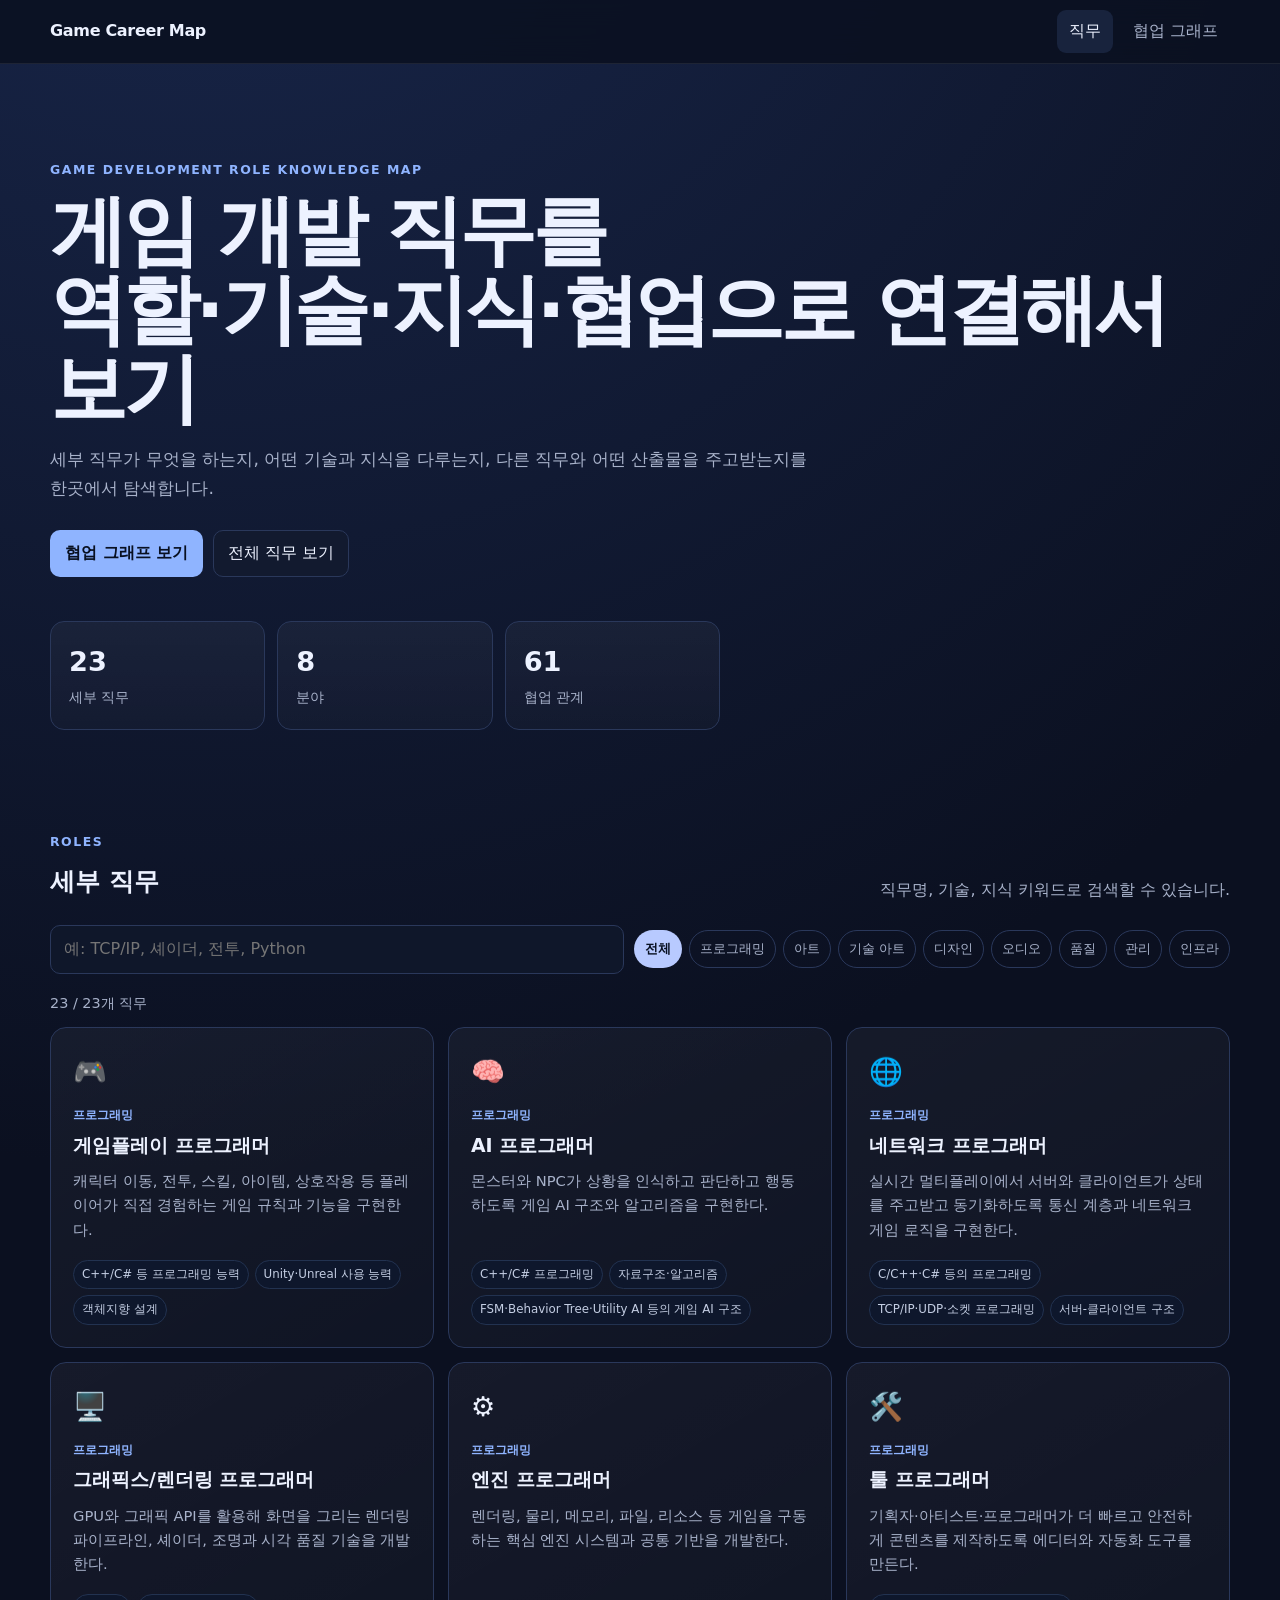
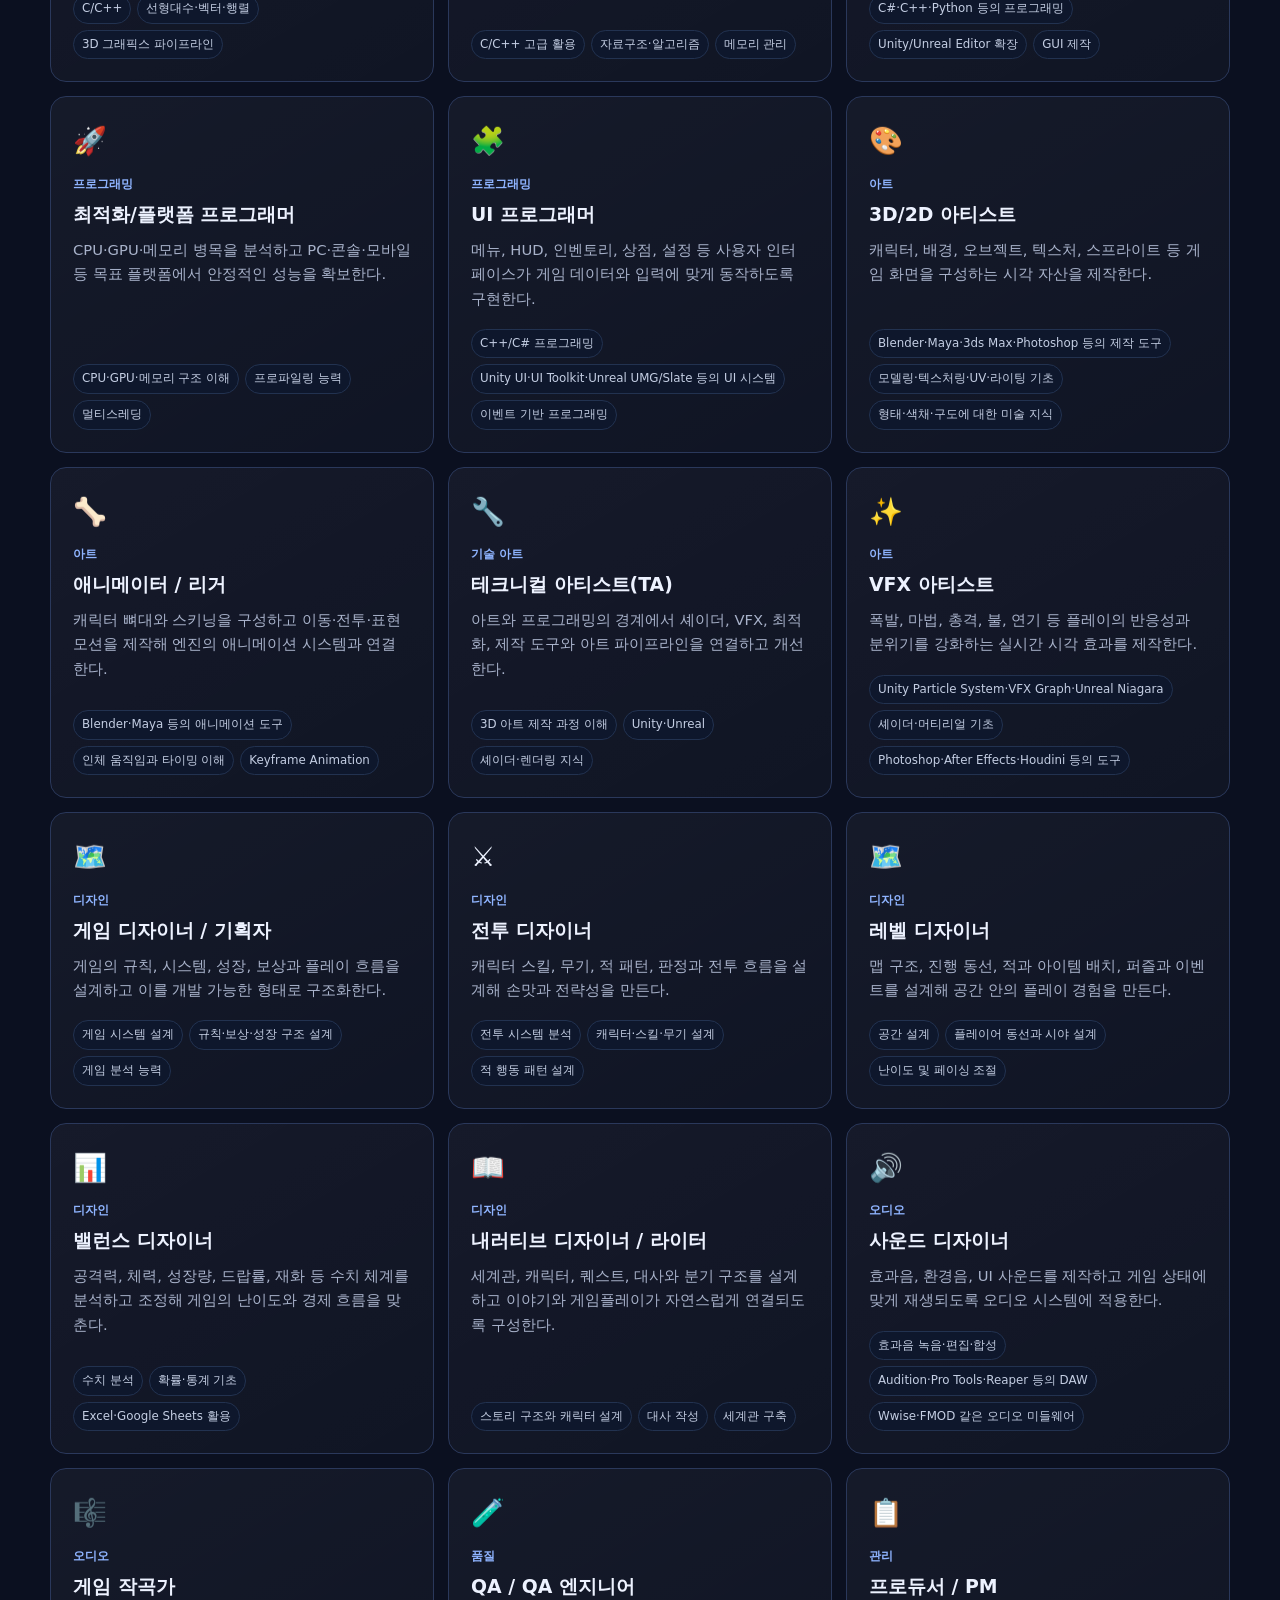
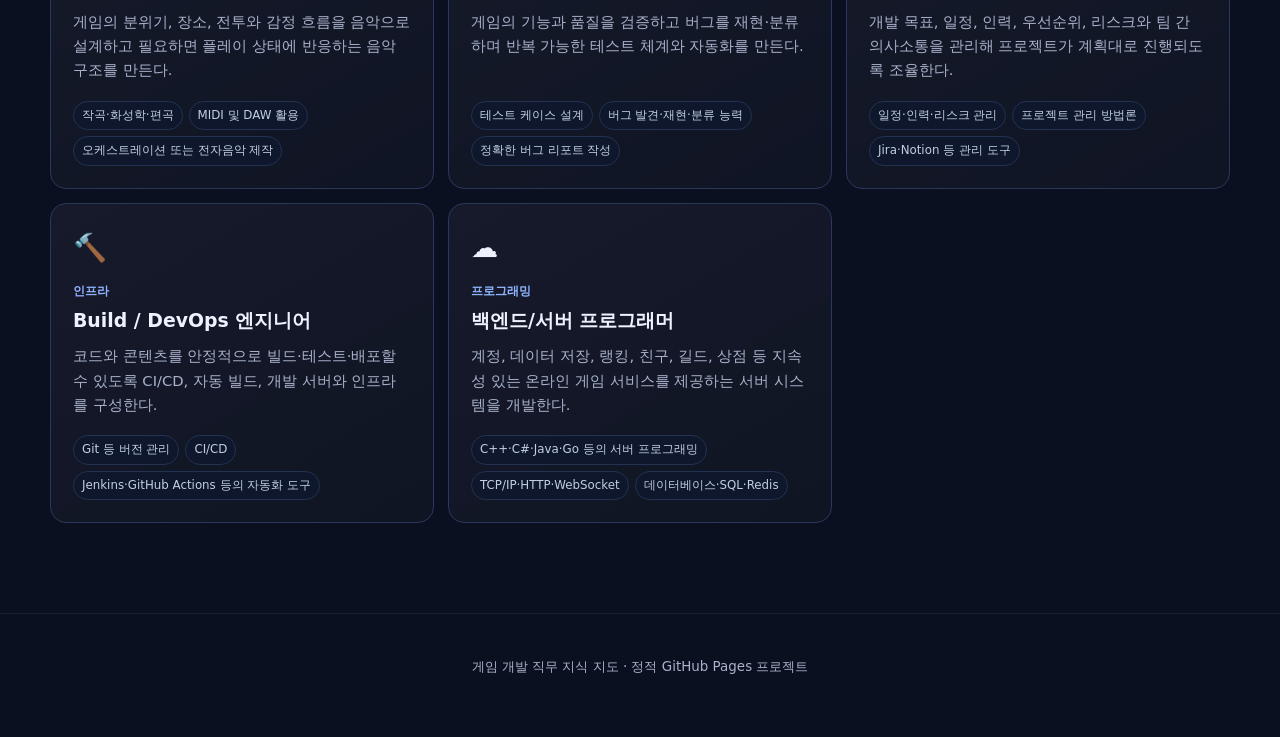
<file: docs/index.html>
<!doctype html>
<html lang="ko">
<head>
  <meta charset="utf-8" />
  <meta name="viewport" content="width=device-width, initial-scale=1" />
  <meta name="description" content="게임 개발 세부 직무의 역할, 기술, 지식과 협업 관계를 탐색하는 정적 지식 지도" />
  <title>게임 개발 직무 지식 지도</title>
  <link rel="stylesheet" href="./assets/styles.css" />
</head>
<body>
<header class="site-header">
  <a class="brand" href="./index.html">Game Career Map</a>
  <nav aria-label="주요 메뉴">
    <a class="active" href="./index.html">직무</a>
    <a href="./graph.html">협업 그래프</a>
  </nav>
</header>
<main class="container">
  <section class="hero">
    <p class="eyebrow">GAME DEVELOPMENT ROLE KNOWLEDGE MAP</p>
    <h1>게임 개발 직무를<br/>역할·기술·지식·협업으로 연결해서 보기</h1>
    <p>세부 직무가 무엇을 하는지, 어떤 기술과 지식을 다루는지, 다른 직무와 어떤 산출물을 주고받는지를 한곳에서 탐색합니다.</p>
    <div class="hero-actions"><a class="button primary" href="./graph.html">협업 그래프 보기</a><a class="button" href="#roles">전체 직무 보기</a></div>
    <div class="stats" id="stats" aria-live="polite"></div>
  </section>

  <section id="roles" class="section">
    <div class="section-heading"><div><p class="eyebrow">ROLES</p><h2>세부 직무</h2></div><p>직무명, 기술, 지식 키워드로 검색할 수 있습니다.</p></div>
    <div class="toolbar">
      <label class="search"><span class="sr-only">직무 검색</span><input id="searchInput" type="search" placeholder="예: TCP/IP, 셰이더, 전투, Python" autocomplete="off" /></label>
      <div id="domainFilters" class="filters" aria-label="분야 필터"></div>
    </div>
    <div id="roleCount" class="result-count" aria-live="polite"></div>
    <div id="roleGrid" class="role-grid"></div>
    <div id="emptyState" class="empty-state" hidden>조건에 맞는 직무가 없습니다.</div>
  </section>
</main>
<footer><p>게임 개발 직무 지식 지도 · 정적 GitHub Pages 프로젝트</p></footer>
<script src="./assets/common.js"></script>
<script src="./assets/roles.js"></script>
</body>
</html>
</file>
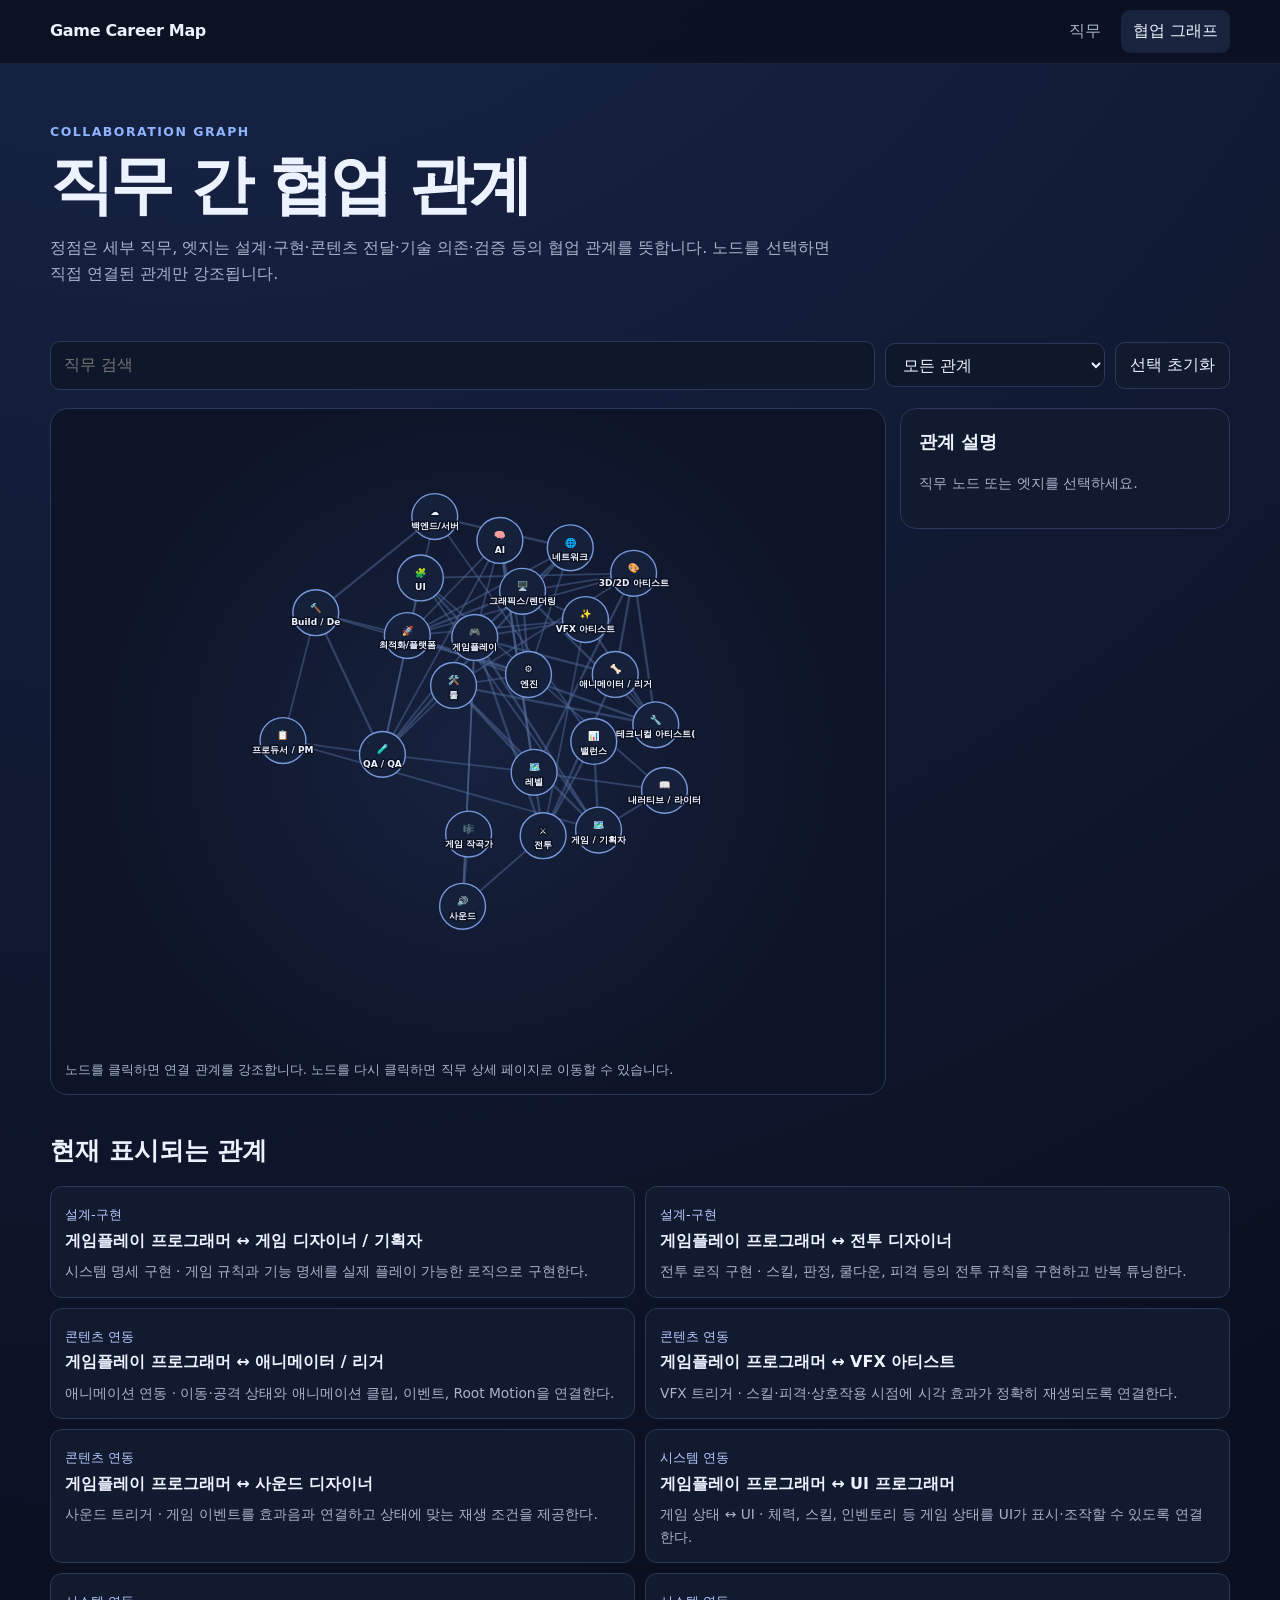
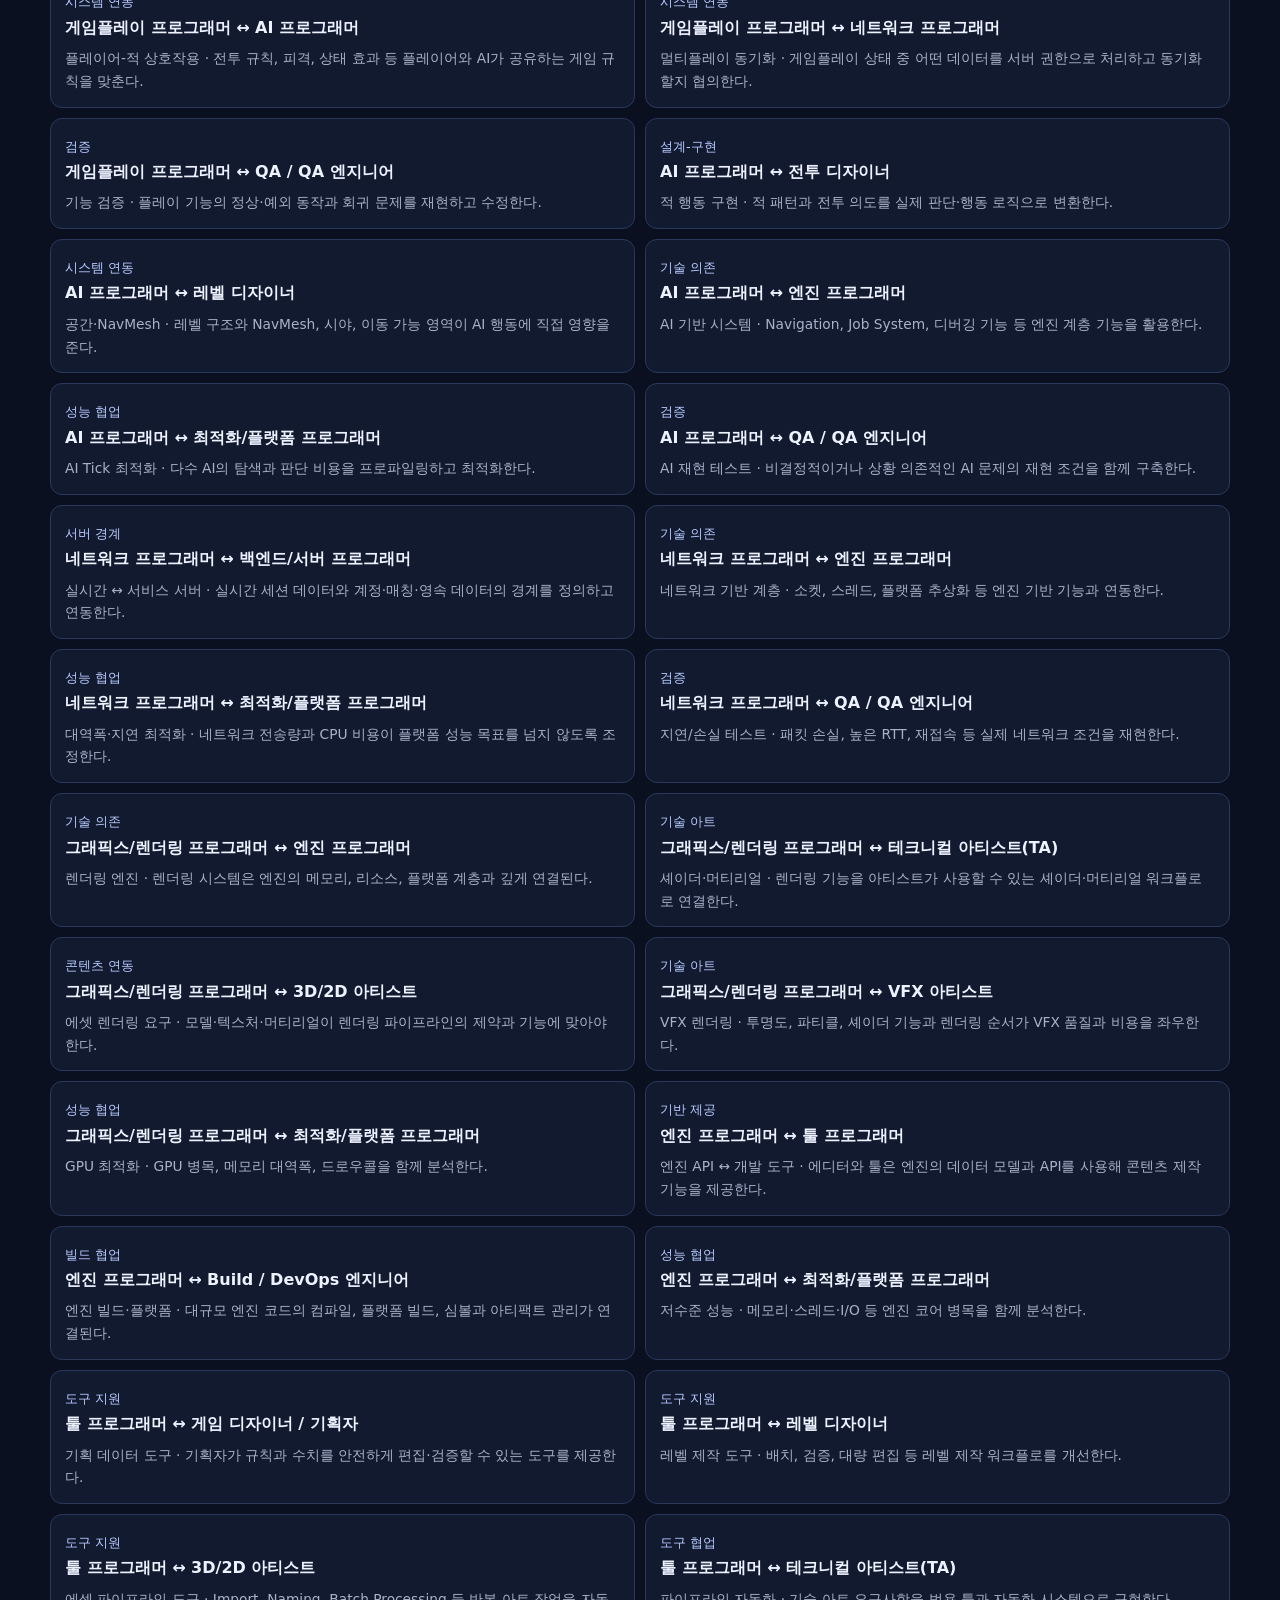
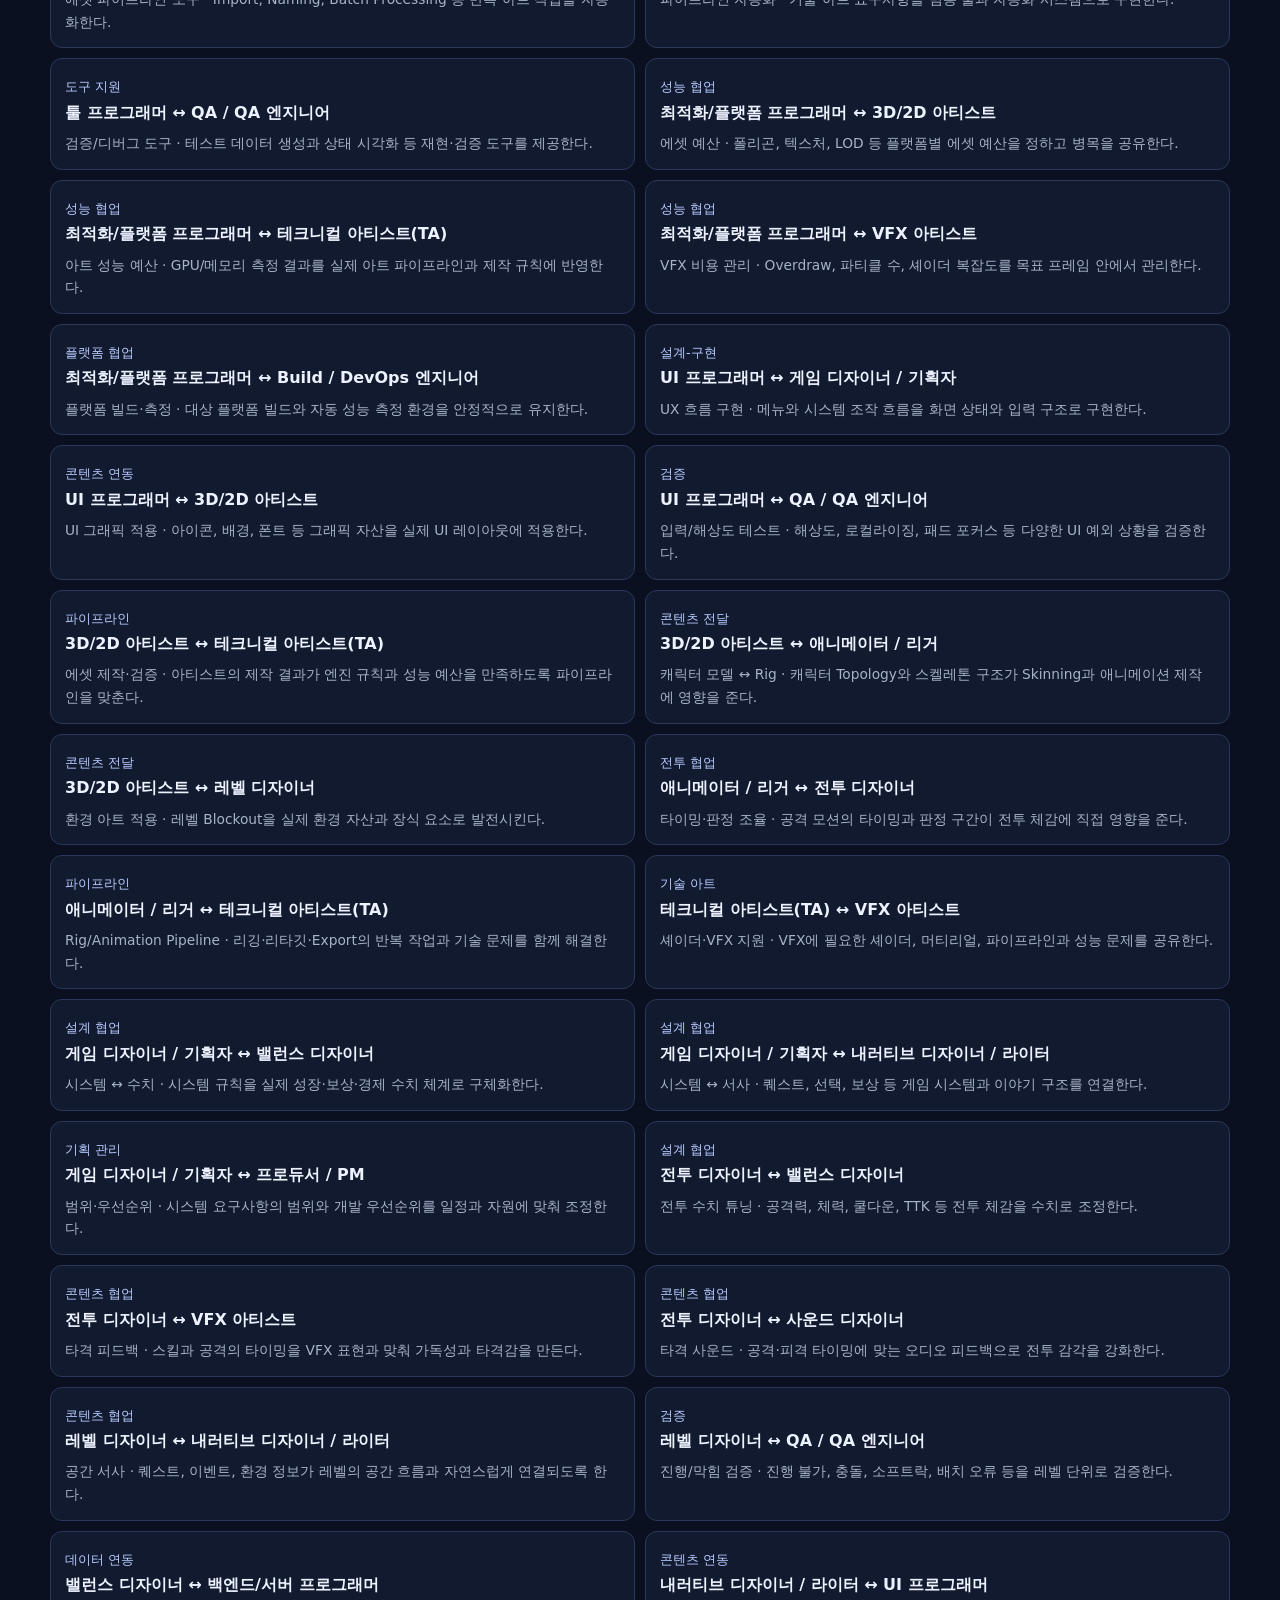
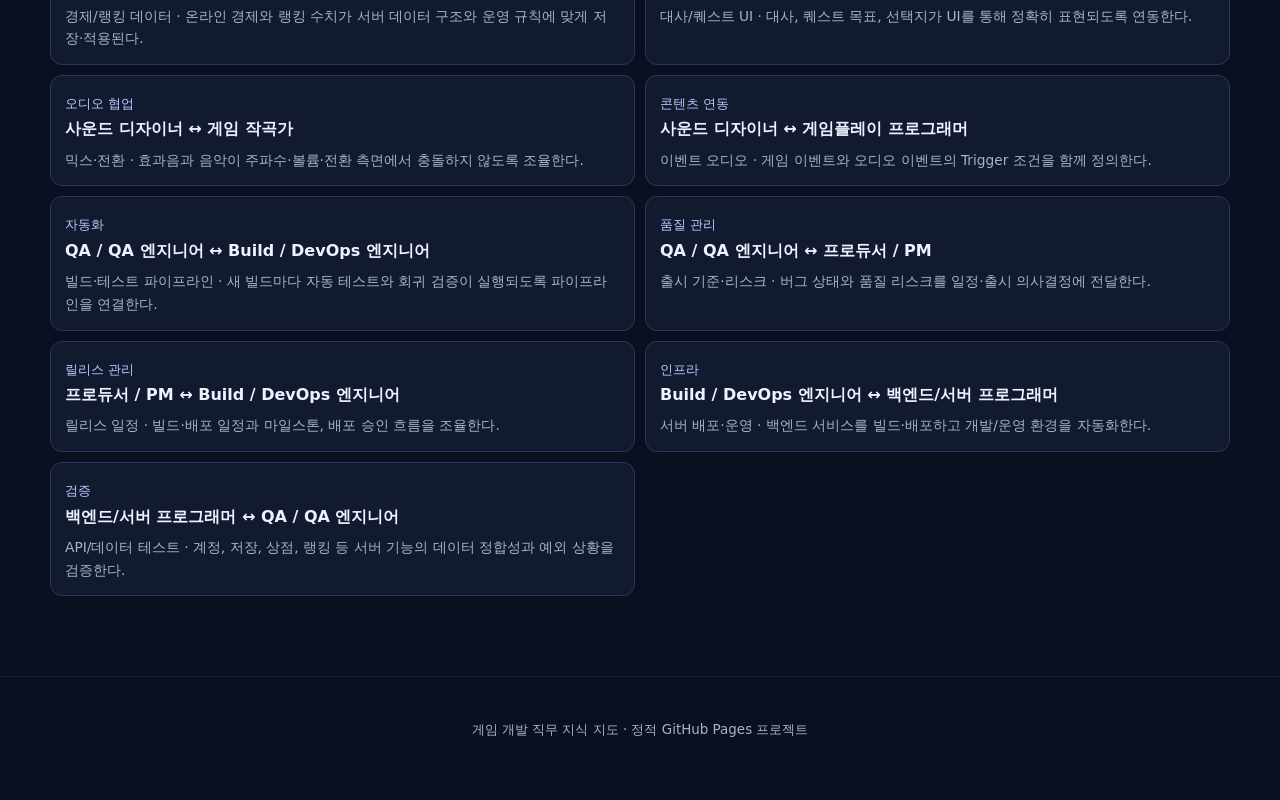
<file: docs/graph.html>
<!doctype html>
<html lang="ko">
<head>
  <meta charset="utf-8" />
  <meta name="viewport" content="width=device-width, initial-scale=1" />
  <title>협업 그래프 · 게임 개발 직무 지식 지도</title>
  <link rel="stylesheet" href="./assets/styles.css" />
</head>
<body>
<header class="site-header">
  <a class="brand" href="./index.html">Game Career Map</a>
  <nav aria-label="주요 메뉴"><a href="./index.html">직무</a><a class="active" href="./graph.html">협업 그래프</a></nav>
</header>
<main class="container graph-page">
  <section class="graph-intro">
    <p class="eyebrow">COLLABORATION GRAPH</p>
    <h1>직무 간 협업 관계</h1>
    <p>정점은 세부 직무, 엣지는 설계·구현·콘텐츠 전달·기술 의존·검증 등의 협업 관계를 뜻합니다. 노드를 선택하면 직접 연결된 관계만 강조됩니다.</p>
  </section>
  <div class="graph-toolbar">
    <label class="search"><span class="sr-only">그래프 직무 검색</span><input id="graphSearch" type="search" placeholder="직무 검색" autocomplete="off" /></label>
    <select id="relationFilter" aria-label="관계 유형"><option value="all">모든 관계</option></select>
    <button id="resetGraph" class="button" type="button">선택 초기화</button>
  </div>
  <section class="graph-layout">
    <div class="graph-canvas-wrap">
      <svg id="graphSvg" class="graph-canvas" viewBox="0 0 1200 760" role="img" aria-label="게임 개발 직무 협업 그래프"></svg>
      <p class="graph-help">노드를 클릭하면 연결 관계를 강조합니다. 노드를 다시 클릭하면 직무 상세 페이지로 이동할 수 있습니다.</p>
    </div>
    <aside id="graphInfo" class="graph-info"><h2>관계 설명</h2><p>직무 노드 또는 엣지를 선택하세요.</p></aside>
  </section>
  <section class="relation-list-section"><h2>현재 표시되는 관계</h2><div id="relationList" class="relation-list"></div></section>
</main>
<footer><p>게임 개발 직무 지식 지도 · 정적 GitHub Pages 프로젝트</p></footer>
<script src="./assets/common.js"></script>
<script src="./assets/graph.js"></script>
</body>
</html>
</file>
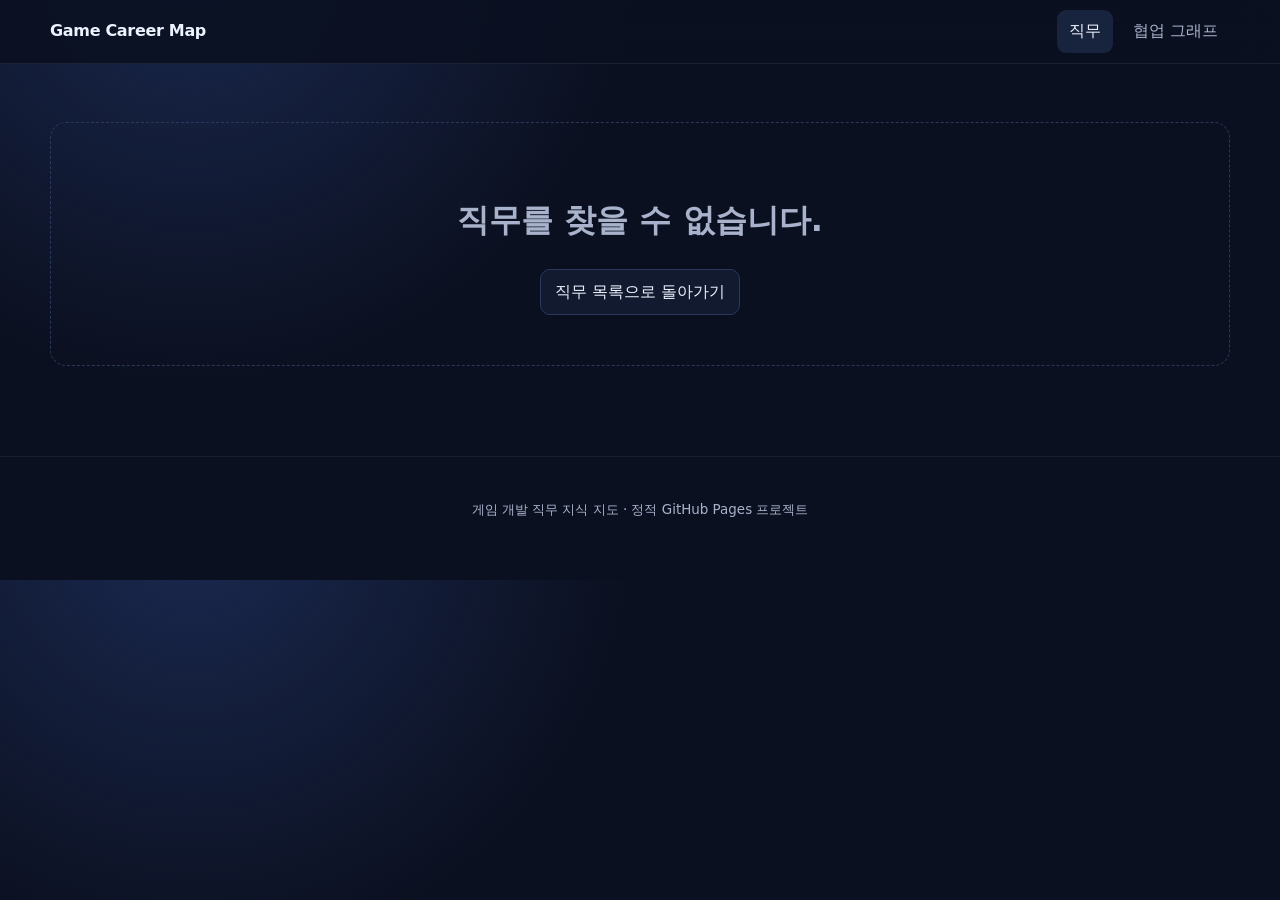
<file: docs/role.html>
<!doctype html>
<html lang="ko">
<head>
  <meta charset="utf-8" />
  <meta name="viewport" content="width=device-width, initial-scale=1" />
  <title>직무 상세 · 게임 개발 직무 지식 지도</title>
  <link rel="stylesheet" href="./assets/styles.css" />
</head>
<body>
<header class="site-header">
  <a class="brand" href="./index.html">Game Career Map</a>
  <nav aria-label="주요 메뉴"><a class="active" href="./index.html">직무</a><a href="./graph.html">협업 그래프</a></nav>
</header>
<main id="roleDetail" class="container detail-container" aria-live="polite"><p>직무 정보를 불러오는 중입니다.</p></main>
<footer><p>게임 개발 직무 지식 지도 · 정적 GitHub Pages 프로젝트</p></footer>
<script src="./assets/common.js"></script>
<script src="./assets/role.js"></script>
</body>
</html>
</file>
<file: docs/assets/styles.css>
:root {
  --bg: #0b1020;
  --surface: #121a2f;
  --surface-2: #18233d;
  --text: #edf2ff;
  --muted: #a8b2ca;
  --line: #2a385b;
  --accent: #8fb4ff;
  --accent-2: #b8caff;
  --max: 1180px;
}
* { box-sizing: border-box; }
html { scroll-behavior: smooth; }
body { margin: 0; font-family: Inter, Pretendard, "Noto Sans KR", system-ui, -apple-system, BlinkMacSystemFont, "Segoe UI", sans-serif; background: radial-gradient(circle at 15% -10%, #1a2950 0, transparent 35%), var(--bg); color: var(--text); line-height: 1.65; }
a { color: inherit; }
.site-header { position: sticky; top: 0; z-index: 20; display:flex; justify-content:space-between; align-items:center; min-height:64px; padding:0 max(24px, calc((100vw - var(--max))/2)); border-bottom:1px solid rgba(255,255,255,.08); background:rgba(11,16,32,.88); backdrop-filter:blur(14px); }
.brand { font-weight:800; text-decoration:none; letter-spacing:-.02em; }
nav { display:flex; gap:8px; }
nav a { padding:8px 12px; color:var(--muted); text-decoration:none; border-radius:9px; }
nav a:hover, nav a.active { color:var(--text); background:var(--surface-2); }
.container { width:min(var(--max), calc(100% - 36px)); margin:0 auto; }
.hero { padding:96px 0 64px; }
.eyebrow { margin:0 0 10px; color:var(--accent); font-size:.78rem; font-weight:800; letter-spacing:.12em; }
.hero h1, .graph-intro h1 { margin:.2rem 0 1rem; font-size:clamp(2.3rem, 6vw, 5rem); line-height:1.03; letter-spacing:-.055em; }
.hero > p:not(.eyebrow) { max-width:760px; color:var(--muted); font-size:1.08rem; }
.hero-actions { display:flex; flex-wrap:wrap; gap:10px; margin-top:28px; }
.button { display:inline-flex; align-items:center; justify-content:center; min-height:42px; padding:9px 14px; border:1px solid var(--line); border-radius:10px; background:var(--surface); color:var(--text); text-decoration:none; font:inherit; cursor:pointer; }
.button:hover { border-color:var(--accent); }
.button.primary { background:var(--accent); color:#081021; border-color:transparent; font-weight:800; }
.stats { display:grid; grid-template-columns:repeat(3, minmax(0, 1fr)); gap:12px; max-width:670px; margin-top:44px; }
.stat { padding:18px; background:linear-gradient(180deg, rgba(255,255,255,.045), rgba(255,255,255,.015)); border:1px solid var(--line); border-radius:14px; }
.stat strong { display:block; font-size:1.7rem; }
.stat span { color:var(--muted); font-size:.88rem; }
.section { padding:38px 0 90px; }
.section-heading { display:flex; justify-content:space-between; align-items:end; gap:24px; margin-bottom:22px; }
.section-heading h2, .detail-section h2, .relation-list-section h2 { margin:0; font-size:1.55rem; }
.section-heading > p { max-width:520px; margin:0; color:var(--muted); }
.toolbar, .graph-toolbar { display:flex; gap:10px; flex-wrap:wrap; align-items:center; margin:18px 0; }
.search { flex:1 1 280px; }
.search input, select { width:100%; min-height:44px; padding:10px 13px; border:1px solid var(--line); border-radius:10px; background:#0f172a; color:var(--text); font:inherit; outline:none; }
.search input:focus, select:focus { border-color:var(--accent); box-shadow:0 0 0 3px rgba(143,180,255,.14); }
.filters { display:flex; flex-wrap:wrap; gap:7px; }
.filter-button { min-height:38px; padding:7px 10px; border:1px solid var(--line); border-radius:999px; color:var(--muted); background:transparent; cursor:pointer; }
.filter-button.active { color:#081021; background:var(--accent-2); border-color:transparent; font-weight:700; }
.result-count { margin:12px 0; color:var(--muted); font-size:.9rem; }
.role-grid { display:grid; grid-template-columns:repeat(3, minmax(0,1fr)); gap:14px; }
.role-card { display:flex; flex-direction:column; min-height:260px; padding:22px; border:1px solid var(--line); border-radius:16px; background:linear-gradient(150deg, rgba(255,255,255,.045), rgba(255,255,255,.018)); text-decoration:none; transition:transform .18s ease, border-color .18s ease; }
.role-card:hover { transform:translateY(-3px); border-color:#6988c7; }
.role-icon { font-size:1.7rem; }
.role-domain { margin:10px 0 4px; color:var(--accent); font-size:.78rem; font-weight:800; }
.role-card h3 { margin:0 0 8px; font-size:1.18rem; }
.role-card p { margin:0; color:var(--muted); font-size:.92rem; }
.role-tags { display:flex; gap:6px; flex-wrap:wrap; margin-top:auto; padding-top:18px; }
.tag { padding:4px 8px; border-radius:999px; background:#0e172c; color:#c4cee3; font-size:.74rem; border:1px solid #223250; }
.empty-state { padding:50px 20px; text-align:center; color:var(--muted); border:1px dashed var(--line); border-radius:16px; }
.detail-container { padding:58px 0 90px; }
.detail-hero { display:grid; grid-template-columns:1fr auto; gap:28px; padding:30px; border:1px solid var(--line); border-radius:20px; background:linear-gradient(135deg, rgba(143,180,255,.11), rgba(255,255,255,.02)); }
.detail-icon { font-size:3rem; }
.detail-hero h1 { margin:0; font-size:clamp(2rem,5vw,3.7rem); line-height:1.08; letter-spacing:-.04em; }
.english-title { margin:.3rem 0 .8rem; color:var(--accent-2); }
.detail-summary { max-width:830px; margin:0; color:var(--muted); }
.detail-actions { display:flex; gap:9px; flex-wrap:wrap; margin-top:20px; }
.detail-section { padding:32px 0 0; }
.detail-section > p { color:var(--muted); }
.clean-list { display:grid; gap:8px; padding-left:1.2rem; }
.skill-grid, .knowledge-grid, .output-grid { display:grid; grid-template-columns:repeat(2,minmax(0,1fr)); gap:12px; }
.skill-item, .knowledge-card, .output-item, .related-card { padding:16px; border:1px solid var(--line); border-radius:13px; background:var(--surface); }
.knowledge-card h3 { margin:0 0 9px; }
.knowledge-card ul { margin:0; padding-left:1.2rem; color:var(--muted); }
.related-grid { display:grid; grid-template-columns:repeat(2,minmax(0,1fr)); gap:10px; }
.related-card { text-decoration:none; }
.related-card strong { display:block; }
.related-card span { display:block; margin-top:4px; color:var(--muted); font-size:.86rem; }
.graph-intro { padding:58px 0 20px; }
.graph-intro h1 { font-size:clamp(2.2rem,5vw,4rem); }
.graph-intro p:last-child { max-width:780px; color:var(--muted); }
.graph-toolbar select { flex:0 1 220px; }
.graph-layout { display:grid; grid-template-columns:minmax(0,1fr) 330px; gap:14px; align-items:start; }
.graph-canvas-wrap { min-width:0; border:1px solid var(--line); border-radius:18px; overflow:hidden; background:radial-gradient(circle at center, #17223f 0, #0d1427 70%); }
.graph-canvas { display:block; width:100%; min-height:640px; touch-action:none; }
.graph-help { margin:0; padding:10px 14px 14px; color:var(--muted); font-size:.82rem; }
.graph-info { position:sticky; top:82px; max-height:640px; overflow:auto; padding:18px; border:1px solid var(--line); border-radius:16px; background:var(--surface); }
.graph-info h2 { margin-top:0; font-size:1.15rem; }
.graph-info p, .graph-info li { color:var(--muted); font-size:.9rem; }
.graph-info a { color:var(--accent-2); }
.graph-node { cursor:pointer; }
.graph-node circle { fill:#15213b; stroke:#7898da; stroke-width:2; }
.graph-node text { fill:var(--text); font-size:13px; font-weight:700; text-anchor:middle; pointer-events:none; paint-order:stroke; stroke:#0b1020; stroke-width:4px; stroke-linejoin:round; }
.graph-node.dim { opacity:.18; }
.graph-node.selected circle, .graph-node.search-hit circle { fill:#29436f; stroke:#d7e3ff; stroke-width:3; }
.graph-edge { stroke:#55709f; stroke-opacity:.46; cursor:pointer; }
.graph-edge.dim { opacity:.06; }
.graph-edge.active { stroke:#c6d7ff; stroke-opacity:.95; }
.relation-list-section { padding:36px 0 80px; }
.relation-list { display:grid; grid-template-columns:repeat(2,minmax(0,1fr)); gap:10px; margin-top:14px; }
.relation-item { padding:14px; border:1px solid var(--line); border-radius:12px; background:var(--surface); }
.relation-item strong { display:block; }
.relation-item span { color:var(--accent-2); font-size:.8rem; }
.relation-item p { margin:6px 0 0; color:var(--muted); font-size:.86rem; }
footer { padding:28px 18px 46px; border-top:1px solid rgba(255,255,255,.06); color:var(--muted); text-align:center; font-size:.84rem; }
.sr-only { position:absolute; width:1px; height:1px; padding:0; margin:-1px; overflow:hidden; clip:rect(0,0,0,0); white-space:nowrap; border:0; }
@media (max-width: 920px) {
  .role-grid { grid-template-columns:repeat(2,minmax(0,1fr)); }
  .graph-layout { grid-template-columns:1fr; }
  .graph-info { position:static; max-height:none; }
  .graph-canvas { min-height:560px; }
}
@media (max-width: 640px) {
  .site-header { padding:0 16px; }
  .brand { font-size:.92rem; }
  nav a { padding:7px 8px; font-size:.86rem; }
  .container { width:min(100% - 24px, var(--max)); }
  .hero { padding-top:62px; }
  .hero h1 { font-size:2.45rem; }
  .stats, .role-grid, .skill-grid, .knowledge-grid, .output-grid, .related-grid, .relation-list { grid-template-columns:1fr; }
  .section-heading { align-items:start; flex-direction:column; }
  .detail-hero { grid-template-columns:1fr; padding:22px; }
  .graph-canvas { min-width:900px; min-height:560px; }
  .graph-canvas-wrap { overflow:auto; }
}
</file>
